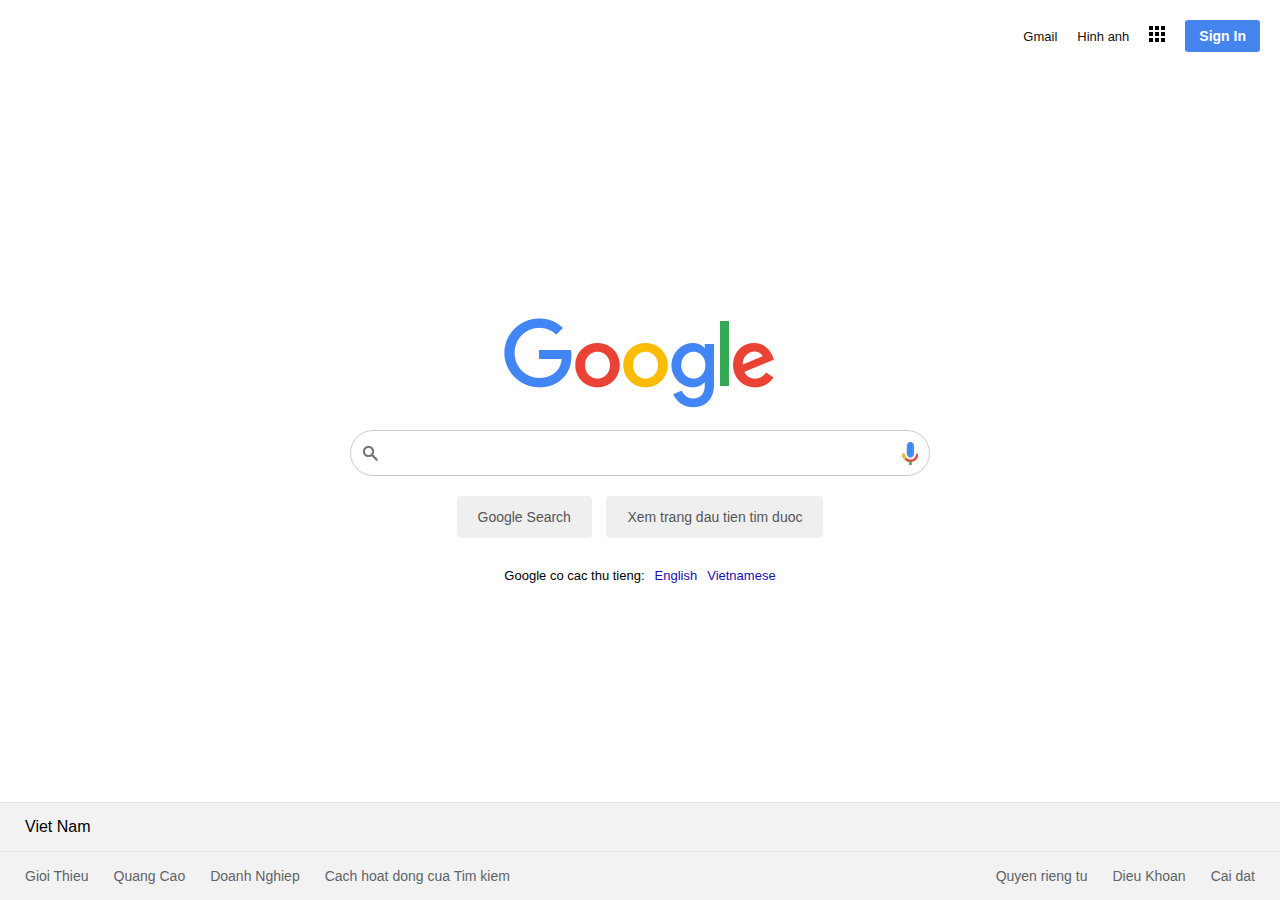
<file: Drop/index.html>
<!DOCTYPE html>
<html lang="en">
<head>
    <meta charset="UTF-8">
    <meta name="viewport" content="width=device-width, initial-scale=1.0">
    <link rel="stylesheet" href="style.css">
    <title>Document</title>
</head>
<body>
    <section>
            <header>
                <ul>
                    <li><a href="#">Gmail</a></li>
                    <li><a href="#">Hinh anh</a></li>
                    <li><a href="#"><img src="bars.png"></a></li>
                    <li><button href="#">Sign In</button></li>
                </ul>
            </header>
            <div class="main">
                <img src="google.png">
                <div class="searchBox">
                    <input type="text" class="search">
                    <div class="icons">
                        <div><img src="search.png"></div>
                        <div><img src="mic.png"></div>
                    </div>
                </div>
                <div class="buttons">
                    <button>Google Search</button>
                    <button>Xem trang dau tien tim duoc</button>
                </div>
                <ul class="languages">
                    <li>Google co cac thu tieng:</li>
                    <li><a href="#">English</a></li>
                    <li><a href="#">Vietnamese</a></li>
                </ul>
         
            </div>
            <div class="footer">
                <div class="row row1">
                    <p class="country">Viet Nam</p>
                </div>
                <div class="row row2">
                    <ul>
                        <li><a href="#">Gioi Thieu</a></li>
                        <li><a href="#">Quang Cao</a></li>
                        <li><a href="#">Doanh Nghiep</a></li>
                        <li><a href="#">Cach hoat dong cua Tim kiem</a></li>
                    </ul>
                    <ul>
                        <li><a href="#">Quyen rieng tu</a></li>
                        <li><a href="#">Dieu Khoan</a></li>
                        <li><a href="#">Cai dat</a></li>
                    </ul>
                </div>
            </div>
    </section>
</body>
</html>
</file>
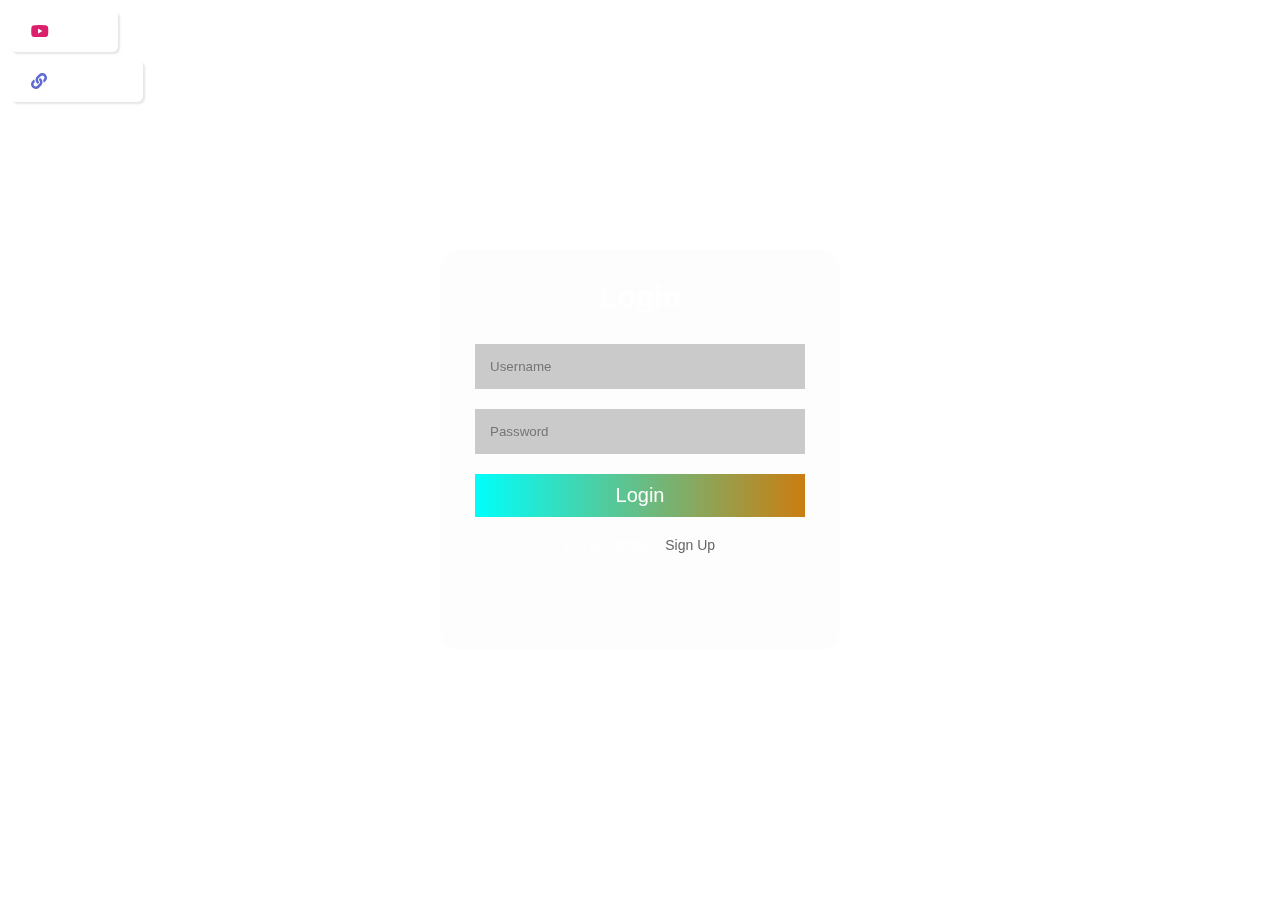
<file: Login/index.html>
<!DOCTYPE html>
<html lang="en">

<head>
    <meta charset="UTF-8">
    <meta name="viewport" content="width=device-width, initial-scale=1.0">
    <title>Login-form</title>
    <link rel="stylesheet" href="https://cdnjs.cloudflare.com/ajax/libs/font-awesome/5.15.3/css/all.min.css">

    <style>
        body {
            padding: 0;
            margin: 0;
        }

        .vid-container {
            position: relative;
            height: 100vh;
            overflow: hidden;
        }

        .bgvid {
            position: absolute;
            left: 0;
            top: 0;
            object-fit: cover;
            width: 100%;
            height: 100%;
        }

        .inner-container {
            width: 400px;
            height: 400px;
            position: absolute;
            top: calc(50vh - 200px);
            left: calc(50vw - 200px);
            overflow: hidden;
        }

        .bgvid.inner {
            top: calc(-50vh + 200px);
            left: calc(-50vw + 200px);
            filter: url("data:image/svg+xml;utf9,<svg%20version='1.1'%20xmlns='http://www.w3.org/2000/svg'><filter%20id='blur'><feGaussianBlur%20stdDeviation='10'%20/></filter></svg>#blur");
            -webkit-filter: blur(10px);
            -ms-filter: blur(10px);
            -o-filter: blur(10px);
            filter: blur(10px);
        }

        .box {
            position: absolute;
            height: 100%;
            width: 100%;
            font-family: Helvetica;
            color: #fff;
            backdrop-filter: blur(15px);
            background: rgba(245, 243, 243, 0.13);
            border-radius: 20px;
        }

        .box h1 {
            text-align: center;
            margin: 30px 0;
            font-size: 30px;
        }

        .box input {
            display: block;
            width: 300px;
            margin: 20px auto;
            padding: 15px;
            background: rgba(0, 0, 0, 0.2);
            color: #fff;
            border: 0;
        }



        .box input:focus,
        .box input:active,
        .box button:focus,
        .box button:active {
            outline: none;
        }

        .box button {
            background:
                linear-gradient(to right,
                    #00fffc, #cb7d10);
            border: 0;
            color: #fff;
            padding: 10px;
            font-size: 20px;
            width: 330px;
            margin: 20px auto;
            display: block;
            cursor: pointer;
        }

        .box button:active {
            background: linear-gradient(to right, #cb7d10, #00fffc);
        }

        .box p {
            font-size: 14px;
            text-align: center;
        }

        .box p span {
            cursor: pointer;
            color: #666;
        }

        
/* -- YouTube Link Styles -- */

#source-link {
  top: 60px;
}

#source-link > i {
  color: rgb(94, 106, 210);
}

#yt-link {  
  top: 10px;
}

#yt-link > i {
  color: rgb(219, 31, 106); 

}

.meta-link {
  align-items: center;
  backdrop-filter: blur(3px);
  background-color: rgba(255, 255, 255, 0.05);
  border: 1px solid rgba(255, 255, 255, 0.1);
  border-radius: 6px;
  box-shadow: 2px 2px 2px rgba(0, 0, 0, 0.1);
  cursor: pointer;  
  display: inline-flex;
  gap: 5px;
  left: 10px;
  padding: 10px 20px;
  position: fixed;
  text-decoration: none;
  transition: background-color 600ms, border-color 600ms;
  z-index: 10000;
}

.meta-link:hover {
  background-color: rgba(255, 255, 255, 0.1);
  border: 1px solid rgba(255, 255, 255, 0.2);
}

.meta-link > i, .meta-link > span {
  height: 20px;
  line-height: 20px;
}

.meta-link > span {
  color: white;
  font-family: "Rubik", sans-serif;
  transition: color 600ms;
}


    </style>
</head>

<body>
    <div class="vid-container">
        <video class="bgvid" autoplay="autoplay" muted="muted" preload="auto" loop>
            <source src="https://muhilanorg.online/codewith_muhilan/Bg/2.mp4" type="video/webm">
        </video>
        <div class="inner-container">

            <div class="box">
                <h1>Login</h1>
                <input type="text" placeholder="Username" />
                <input type="text" placeholder="Password" />
                <button>Login</button>
                <p>Not a member? <span>Sign Up</span></p>
            </div>
        </div>
    </div>

      <!--Social Liks codings below-->
  <a id="source-link" class="meta-link" href="https://www.facebook.com/duw0703" target="_blank">
    <i class="fas fa-link"></i>
    <span class="roboto-mono">Facebook</span>
  </a>

  <a id="yt-link" class="meta-link" href="https://www.instagram.com/tgmh_duw/" target="_blank">
    <i class="fab fa-youtube"></i>
    <span>My IG</span>
  </a>
</body>

</html>
</file>
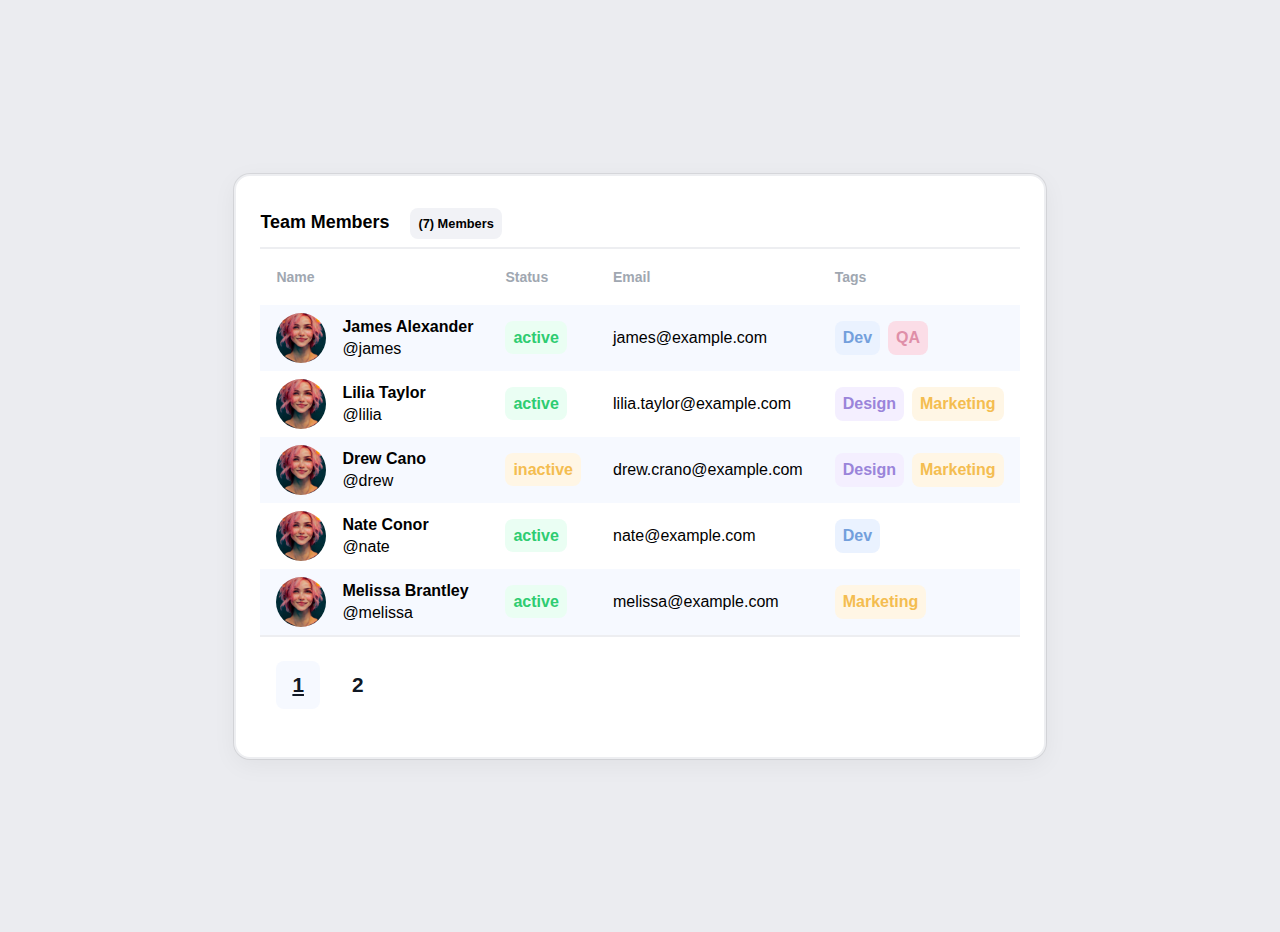
<file: Smooth/index.html>
<!DOCTYPE html>
<html lang="en">
<head>
    <meta charset="UTF-8">
    <meta name="viewport" content="width=device-width, initial-scale=1.0">
    <title>Document</title>
    <link rel="stylesheet" href="style.css">
<body>
    <div class="table-widget">
        <table>
            <caption>
                Team Members
                <span class="table-row-count"></span>
            </caption>
            <thead>
                <tr>
                    <th>Name</th>
                    <th>Status</th>
                    <th>Email</th>
                    <th>Tags</th>
                </tr>
            </thead>
            <tbody id="team-member-rows">

            </tbody>
            <tfoot>
                <tr>
                    <td colspan="4">
                        <ul class="pagination">

                        </ul>
                    </td>
                </tr>
            </tfoot>
        </table>
    </div>
    <script src="main.js"></script>
</body>
</html>
</file>
<file: Drop/style.css>
*{
    margin: 0;
    padding: 0;
    box-sizing: border-box;
    font-family: 'arial', sans-serif;
}
section{
    position: relative;
    width: 100%;
    display: flex;
    justify-content: center;
    align-items: center;
    min-height: 100vh;
}
section header{
    position: absolute;
    top: 0;
    width: 100%;
    display: flex;
    justify-content:flex-end ;
    padding: 20px;
}
section header ul{
    display: flex;
    justify-content:flex-end ;
    align-items: center;
}
section header ul li{
     list-style: none ;
     margin-left: 20px;

}
section header ul li a{
    color: #111;
    text-decoration: none;
    font-size: 13px;
}
section header ul li button{
    background-color: #4584ef;
    border: none ;
    outline: none;
    padding: 8px 14px;
    color: #fff;
    font-size:14px ;
    font-weight: 700;
    border-radius: 3px;
    cursor: pointer;
}
section .main{
    width: 580px;
    display: flex;
    flex-direction: column;
    align-items: center;
    justify-content: center;
}
section .main .searchBox {
    position: relative;
    width: 100%;
    margin-top:20px;
}
section .main .searchBox .search{
    width: 100%;
    padding: 13px;
    padding-left: 45px;
    padding-right: 60px;
    border-radius: 30px;
    border: 1px solid #ccc;
    outline: none ;
    font-size: 16px;
}
section .main .searchBox .icons{
    position: absolute;
    top: 0;
    width: 100%;
    display: flex;
    padding: 12px;
    justify-content: space-between;
    align-items: center;
    pointer-events: none;
}
section .main .buttons{
    margin-top:20px;

}
section .main .buttons button{
    margin: 0 5px;
    padding: 12px 20px;
    color: #555;
    font-size: 14px;
    border: none;
    cursor: pointer;
    border-radius: 4px;
    border: 1px solid transparent;
    outline: none;
}
section .main .buttons button:hover{
    border: 1px solid #ccc;
}
section .main .languages{
    display: flex;
    margin-top: 30px;
}
section .main .languages li{
    list-style: none;
    margin: 0 5px;
    font-size: 13px;
}
section .main .languages li a{
    text-decoration: none;
    color: #1a0dab;
}
section .main .languages li a:hover{
    text-decoration: underline;
}
section .footer{
    position: absolute;
    bottom: 0;
    left: 0;
    width: 100%;
    background: #f2f2f2;
}
section .footer .row{
    padding: 15px 25px;
    border-top: 1px solid rgba(0,0,0,0.05);

}
section .footer .row.row2{
    display: flex;
    justify-content: space-between;
}
section .footer .row.row2 ul{
    display: flex;
}
section .footer .row.row2 ul li{
    list-style: none;
}
section .footer .row.row2 ul li a{
    text-decoration: none;
    font-size: 14px;
    color: #5f6368;
    margin-right: 25px;
}
section .footer .row.row2 ul:nth-child(2) li a{
    text-decoration: none;
    font-size: 14px;
    color: #5f6368;
    margin-right: 0px;
    margin-left: 25px;
}
</file>
<file: Smooth/style.css>
:root {
    --background: #EBECF0;
    --table-background: #FFFFFF;
    --primary: #101824;
    --gray: #A0A7B1;
    --odd-row: #f6f9ff;
    --gray-background: #EDEEF1;
    --gray-mid: #F1F2F6;
}

body {
    font-family: sans-serif;
    margin: 0px;
    display: flex;
    justify-content: center;
    align-items: center;
    height: 100vh;
    padding: 16px;
    background-color: var(--background);
}

.table-widget {
    border-radius: 16px;
    background-color: var(--table-background);
    padding: 24px;
    border: 2px solid var(--gray-background);
    box-shadow: rgba(0, 0, 0, 0.05) 0px 6px 24px 0px, rgba(0, 0, 0, 0.08) 0px 0px 0px 1px;
    text-align: left;
    overflow-x: auto;
}

.table-widget table {
    max-width: fit-content;
    border-collapse: collapse;
}

.table-widget caption {
    font-size: 1.12rem;
    font-weight: 700;
    text-align: left;
    margin: 8px 0px;
}


.table-widget th {
    padding: 20px 16px;
    font-size: 0.875rem;
    color: var(--gray);
}

.table-widget thead {
    border-top: 2px solid var(--gray-background);
}

.table-widget tfoot {
    margin-top: 16px;
    border-top: 2px solid var(--gray-background);
}

.table-widget td {
    padding: 8px 16px;
    vertical-align: middle;
}

.table-widget tbody tr {
    cursor: pointer;
}

.table-widget tbody tr:nth-child(odd) {
    background-color: var(--odd-row);
}

.table-widget tbody tr:hover {
    background-color: #e2ecff;
}


.table-row-count {
    font-size: 0.8rem;
    font-weight: 700;
    background-color: var(--gray-mid);
    padding: 8px;
    display: inline-flex;
    align-items: center;
    margin-left: 16px;
    border-radius: 8px;
}

.team-member-profile {
    display: flex;
    gap: 16px;
    align-items: center;
}

.profile-info {
    display: flex;
    flex-direction: column;
    gap: 4px;
}

.profile-info__name {
    font-weight: 700;
    white-space: nowrap;
}

.team-member-profile img {
    width: 50px;
    height: 50px;
    border-radius: 50%;
    object-fit: cover;
}

.status {
    border-radius: 8px;
    padding: 8px;
    font-weight: 700;
}

.status--active {
    background-color: #EAFEF3;
    color: #2ECC71;
}

.status--inactive {
    background-color: #fff6e5;
    color: #F4BD50;
}

.status--offline {
    background-color: var(--gray-mid);
    color: var(--gray);
}

.tags {
    display: flex;
    gap: 8px;
}

.tag {
    padding: 8px;
    background-color: var(--gray-mid);
    border-radius: 8px;
    font-weight: 700;
}

.tag::first-letter {
    text-transform: uppercase;
}

.tag--design {
    background-color: #f4efff;
    color: #9A84DA;
}

.tag--QA {
    color: #DF8FA8;
    background-color: #fbdde7;
}

.tag--dev {
    background-color: #eaf2ff;
    color: #739FDC;
}

.tag--marketing {
    background-color: #fff6e5;
    color: #F4BD50;
}

.table-widget {
    min-height: 80px;
}

.pagination {
    list-style-type: none;
    display: flex;
    gap: 16px;
    padding: 0px;
}

.pagination a {
    display: block;
    color: var(--primary);
    font-size: 1.3rem;
    text-decoration: none;
    font-weight: 700;
    padding: 12px 16px;
    border-radius: 8px;
}

.pagination a:hover, a.active{
    background-color: var(--odd-row);
    text-decoration: underline;
}
</file>
